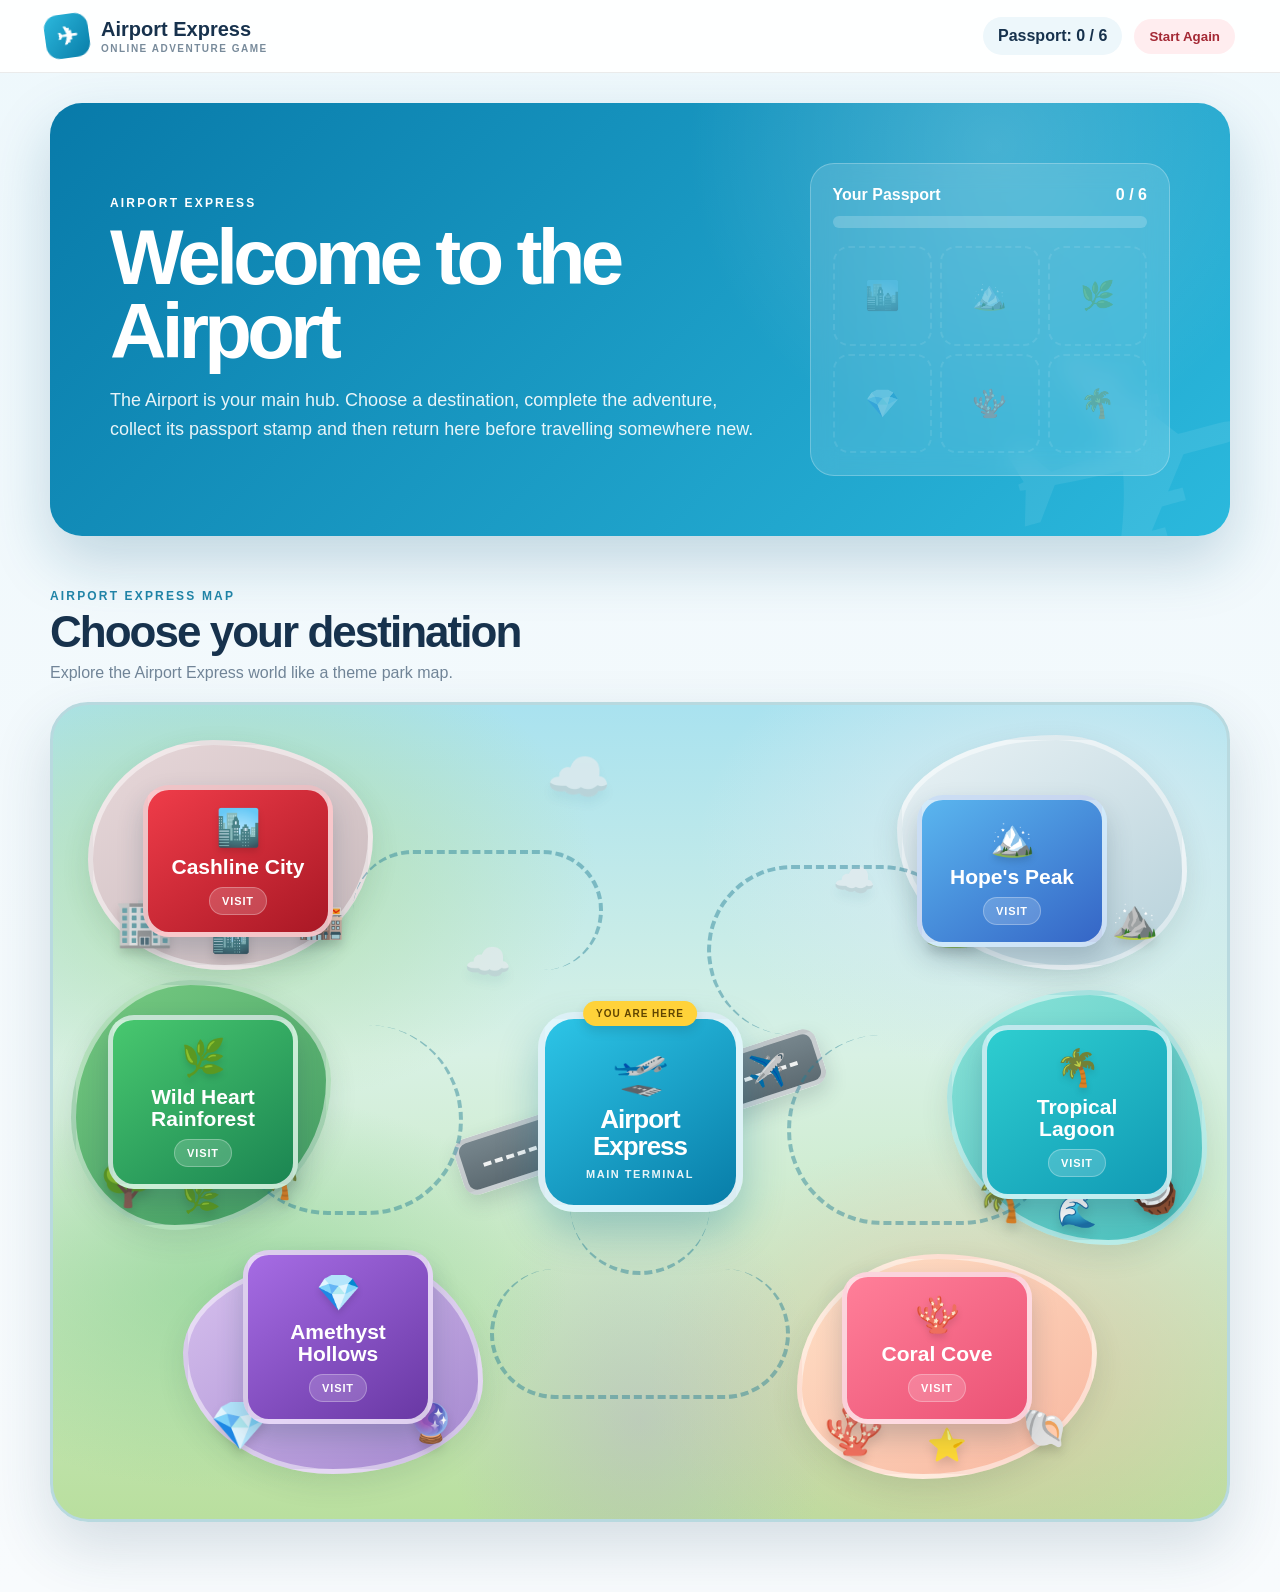
<file: index.html>
<!DOCTYPE html>
<html lang="en">

<head>
  <meta charset="UTF-8">
  <meta name="viewport" content="width=device-width, initial-scale=1.0">

  <title>Airport Express</title>

<link rel="stylesheet" href="styles.css?v=14">
</head>

<body>

<header class="topbar">

  <div class="brand">

    <div class="brand-plane">
      ✈
    </div>

    <div>
      Airport Express
      <small>ONLINE ADVENTURE GAME</small>
    </div>

  </div>

  <div class="top-actions">

    <div class="passport-counter">
      Passport:
      <span id="stampCount">
        0 / 6
      </span>
    </div>

    <button
      class="reset-button"
      onclick="resetGame()"
    >
      Start Again
    </button>

  </div>

</header>


<main class="page">


  <!-- =========================================
       AIRPORT HERO
  ========================================== -->

  <section class="airport-hero">

    <div class="airport-content">

      <div class="eyebrow">
        AIRPORT EXPRESS
      </div>

      <h1>
        Welcome to the Airport
      </h1>

      <p>
        The Airport is your main hub.
        Choose a destination, complete the adventure,
        collect its passport stamp and then return here
        before travelling somewhere new.
      </p>

    </div>


    <div class="passport-progress">

      <div class="progress-heading">

        <span>
          Your Passport
        </span>

        <strong id="stampCount2">
          0 / 6
        </strong>

      </div>


      <div class="progress-track">

        <div
          class="progress-fill"
          id="progressFill"
        ></div>

      </div>


      <div class="mini-stamps">

        <div
          class="mini-stamp"
          data-stamp="cashline"
        >
          🏙️
        </div>

        <div
          class="mini-stamp"
          data-stamp="hopes"
        >
          🏔️
        </div>

        <div
          class="mini-stamp"
          data-stamp="wildheart"
        >
          🌿
        </div>

        <div
          class="mini-stamp"
          data-stamp="amethyst"
        >
          💎
        </div>

        <div
          class="mini-stamp"
          data-stamp="coral"
        >
          🪸
        </div>

        <div
          class="mini-stamp"
          data-stamp="lagoon"
        >
          🌴
        </div>

      </div>

    </div>

  </section>



  <!-- =========================================
       DEPARTURE BOARD
  ========================================== -->

  <section class="hub-map-section">

  <div class="section-heading map-heading">

    <div>
      <span class="eyebrow dark">
        AIRPORT EXPRESS MAP
      </span>

      <h2>
        Choose your destination
      </h2>

      <p>
        Explore the Airport Express world like a theme park map.
      </p>
    </div>

  </div>


  <div class="theme-map">

    <!-- =========================================
     MAP SCENERY
========================================== -->

<div class="map-zone city-zone">
  <span class="zone-decoration">🏢</span>
  <span class="zone-decoration second">🏬</span>
  <span class="zone-decoration third">🏙️</span>
</div>


<div class="map-zone mountain-zone">
  <span class="zone-decoration">🏔️</span>
  <span class="zone-decoration second">⛰️</span>
</div>


<div class="map-zone rainforest-zone">
  <span class="zone-decoration">🌳</span>
  <span class="zone-decoration second">🌴</span>
  <span class="zone-decoration third">🌿</span>
</div>


<div class="map-zone amethyst-zone">
  <span class="zone-decoration">💎</span>
  <span class="zone-decoration second">🔮</span>
</div>


<div class="map-zone coral-zone">
  <span class="zone-decoration">🪸</span>
  <span class="zone-decoration second">🐚</span>
  <span class="zone-decoration third">⭐</span>
</div>


<div class="map-zone lagoon-zone">
  <span class="zone-decoration">🌴</span>
  <span class="zone-decoration second">🥥</span>
  <span class="zone-decoration third">🌊</span>
</div>


<!-- CLOUDS -->

<div class="map-cloud cloud-one">
  ☁️
</div>

<div class="map-cloud cloud-two">
  ☁️
</div>

<div class="map-cloud cloud-three">
  ☁️
</div>


<!-- AIRPORT RUNWAY -->

<div class="airport-runway">

  <div class="runway-line"></div>

  <span class="runway-plane">
    ✈️
  </span>

</div>


    <div class="map-path path-1"></div>
    <div class="map-path path-2"></div>
    <div class="map-path path-3"></div>
    <div class="map-path path-4"></div>
    <div class="map-path path-5"></div>
    <div class="map-path path-6"></div>


    <!-- AIRPORT HUB -->

   <div class="map-hub">

  <div class="you-are-here">
    YOU ARE HERE
  </div>

  <div class="map-terminal">

    <div class="map-hub-icon">
      🛫
    </div>

    <div class="map-hub-label">
      Airport Express
    </div>

    <div class="map-hub-sub">
      Main Terminal
    </div>

  </div>

</div>


    <!-- CASHLINE CITY -->

    <a
      href="locations/cashline-city.html"
      class="map-stop cashline-stop"
      data-destination="cashline"
    >
      <div class="map-stop-icon">🏙️</div>
      <div class="map-stop-name">Cashline City</div>
      <div class="map-stop-tag">Visit</div>
    </a>


    <!-- HOPE'S PEAK -->

    <a
      href="locations/hopes-peak.html"
      class="map-stop hopes-stop"
      data-destination="hopes"
    >
      <div class="map-stop-icon">🏔️</div>
      <div class="map-stop-name">Hope's Peak</div>
      <div class="map-stop-tag">Visit</div>
    </a>


    <!-- WILD HEART -->

    <a
      href="locations/wild-heart-rainforest.html"
      class="map-stop wildheart-stop"
      data-destination="wildheart"
    >
      <div class="map-stop-icon">🌿</div>
      <div class="map-stop-name">Wild Heart Rainforest</div>
      <div class="map-stop-tag">Visit</div>
    </a>


    <!-- AMETHYST HOLLOWS -->

    <a
      href="locations/amethyst-hollows.html"
      class="map-stop amethyst-stop"
      data-destination="amethyst"
    >
      <div class="map-stop-icon">💎</div>
      <div class="map-stop-name">Amethyst Hollows</div>
      <div class="map-stop-tag">Visit</div>
    </a>


    <!-- CORAL COVE -->

    <a
      href="locations/coral-cove.html"
      class="map-stop coral-stop"
      data-destination="coral"
    >
      <div class="map-stop-icon">🪸</div>
      <div class="map-stop-name">Coral Cove</div>
      <div class="map-stop-tag">Visit</div>
    </a>


    <!-- TROPICAL LAGOON -->

    <a
      href="locations/tropical-lagoon.html"
      class="map-stop lagoon-stop"
      data-destination="lagoon"
    >
      <div class="map-stop-icon">🌴</div>
      <div class="map-stop-name">Tropical Lagoon</div>
      <div class="map-stop-tag">Visit</div>
    </a>

  </div>

</section>


</main>


<script src="game.js?v=8"></script>

<script>
  loadAirport();
</script>

</body>
</html>
</file>
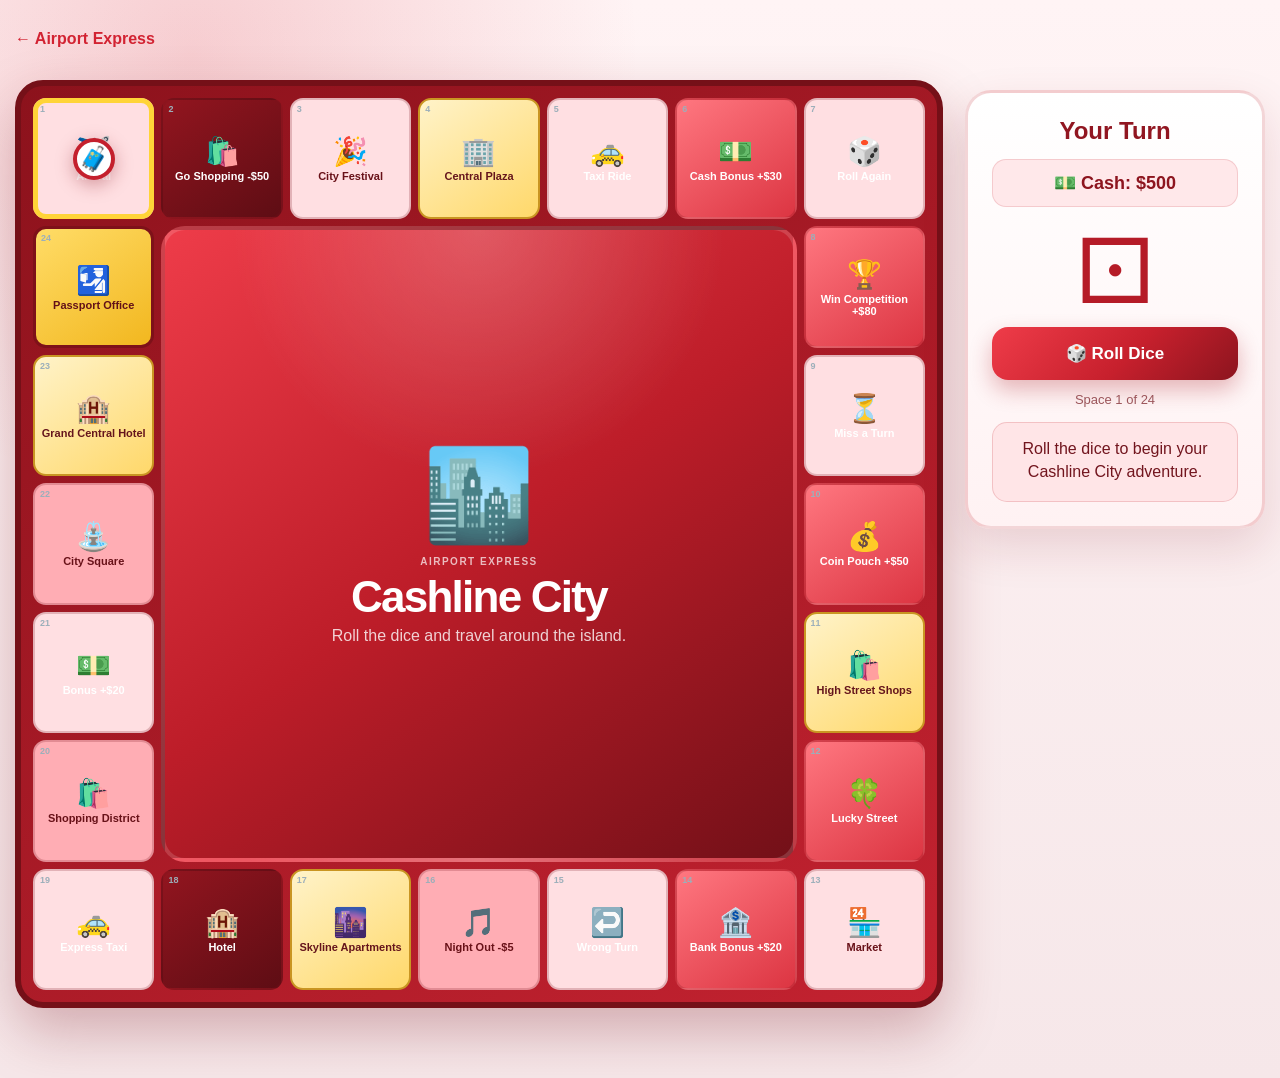
<file: locations/cashline-city.html>
<!DOCTYPE html>

<html lang="en">

<head>

<meta charset="UTF-8">

<meta
  name="viewport"
  content="width=device-width, initial-scale=1.0"
>

<title>
Cashline City | Airport Express
</title>

<link
  rel="stylesheet"
href="../styles.css?v=13"
>

</head>


<body class="board-page cashline-theme">


<main class="board-shell">


<!-- =====================================================
     HEADER
====================================================== -->

<header class="board-header">

  <a
    href="../index.html"
    class="board-back"
  >
    ← Airport Express
  </a>

</header>



<!-- =====================================================
     GAME
====================================================== -->

<div class="board-game-layout">


<!-- BOARD -->

<div
  class="island-board"
  id="islandBoard"
></div>



<!-- DICE -->

<aside class="dice-panel">


<h2>
Your Turn
</h2>


<div
  class="dice-face"
  id="diceFace"
>
⚀
</div>


<button
  type="button"
  class="roll-dice"
  id="rollDice"
>
🎲 Roll Dice
</button>


<div
  class="position-text"
  id="positionText"
>
Space 1 of 24
</div>


<div
  class="board-message"
  id="boardMessage"
>
Roll the dice to begin your Cashline City adventure.
</div>


<a
  href="../index.html"
  class="board-return"
  id="returnAirport"
>
✈ Return to Airport
</a>


</aside>


</div>


</main>



<script src="../game.js?v=11"></script>


<script>

/* =====================================================
   CASHLINE CITY BOARD
====================================================== */

loadIslandBoard({

  id:
    "cashline",

  name:
    "Cashline City",

  icon:
    "🏙️",

  marker:
    "🧳",


  spaces: [


    /* 1 */

    {

      label:
        "Arrival",

      icon:
        "✈️",

      type:
        "start",

      message:
        "Welcome to Cashline City!"

    },


    /* 2 */

    {

  label:
    "Go Shopping -$50",

  icon:
    "🛍️",

  type:
    "bad",

  message:
    "A shopping spree has emptied your wallet.",

  effect: {

    money:
      -50

  }

},


    /* 3 */

    {

      label:
        "City Festival",

      icon:
        "🎉",

      type:
        "event",

      message:
        "You have arrived during the Cashline City Festival!"

    },


    /* 4 */

    {

  label:
    "Central Plaza",

  icon:
    "🏢",

  type:
    "property",

  message:
    "Central Plaza is available to purchase.",

  property: {

    id:
      "central-plaza",

    price:
      60,

    rent:
      15

  }

},


    /* 5 */

    {

      label:
        "Taxi Ride",

      icon:
        "🚕",

      type:
        "travel",

      message:
        "The taxi takes you forward two spaces.",

      effect: {

        move:
          2

      }

    },


    /* 6 */

    {

  label:
    "Cash Bonus +$30",

  icon:
    "💵",

  type:
    "good",

  effect: {

    money:
      30

  }

},


    /* 7 */

    {

      label:
        "Roll Again",

      icon:
        "🎲",

      type:
        "good",

      message:
        "Lucky! Roll the dice again."

    },


    /* 8 */

    {

      label:
        "Win Competition +$80",

      icon:
        "🏆",

      type:
        "good",

      message:
        "You won the city competition!",
      
        effect: {

  money:
    80

}

    },


    /* 9 */

    {

      label:
        "Miss a Turn",

      icon:
        "⏳",

      type:
        "bad",

      message:
        "You're delayed in the city.",

      effect: {

        skip:
          true

      }

    },


    /* 10 */

    {

      label:
        "Coin Pouch +$50",

      icon:
        "💰",

      type:
        "good",
      effect: {

  money:
    50

}

    },


    /* 11 */

    {

  label:
    "High Street Shops",

  icon:
    "🛍️",

  type:
    "property",

  message:
    "High Street Shops are available to purchase.",

  property: {

    id:
      "high-street-shops",

    price:
      80,

    rent:
      20

  }

},


    /* 12 */

    {

      label:
        "Lucky Street",

      icon:
        "🍀",

      type:
        "good"

    },


    /* 13 */

    {

      label:
        "Market",

      icon:
        "🏪",

      type:
        "event"

    },


    /* 14 */

    {

      label:
        "Bank Bonus +$20",

      icon:
        "🏦",

      type:
        "good",
      effect: {

  money:
    20

}

    },


    /* 15 */

    {

      label:
        "Wrong Turn",

      icon:
        "↩️",

      type:
        "bad",

      message:
        "Move backwards two spaces.",

      effect: {

        move:
          -2

      }

    },


    /* 16 */

    {

      label:
        "Night Out -$5",

      icon:
        "🎵",

      type:
        "event",
      effect: {

  money:
    -5

}

    },


    /* 17 */

   {

  label:
    "Skyline Apartments",

  icon:
    "🌆",

  type:
    "property",

  message:
    "Skyline Apartments are available to purchase.",

  property: {

    id:
      "skyline-apartments",

    price:
      100,

    rent:
      25

  }

},


    /* 18 */

    {

      label:
        "Hotel",

      icon:
        "🏨",

      type:
        "bad",

      message:
        "Stay the night. Miss your next turn.",

      effect: {

        skip:
          true

      }

    },


    /* 19 */

    {

      label:
        "Express Taxi",

      icon:
        "🚕",

      type:
        "travel",

      message:
        "Express taxi! Move forward two spaces.",

      effect: {

        move:
          2

      }

    },


    /* 20 */

    {

      label:
        "Shopping District",

      icon:
        "🛍️",

      type:
        "event"

    },


    /* 21 */

    {

      label:
        "Bonus +$20",

      icon:
        "💵",

      type:
        "good",
      effect: {

  money:
    20

}

    },


    /* 22 */

    {

      label:
        "City Square",

      icon:
        "⛲",

      type:
        "event"

    },


    /* 23 */

{

  label:
    "Grand Central Hotel",

  icon:
    "🏨",

  type:
    "property",

  message:
    "Grand Central Hotel is available to purchase.",

  property: {

    id:
      "grand-central-hotel",

    price:
      120,

    rent:
      30

  }

},


    /* 24 */

    {

      label:
        "Passport Office",

      icon:
        "🛂",

      type:
        "finish",

      message:
        "Cashline City complete!"

    }


  ]

});

</script>


</body>

</html>
</file>
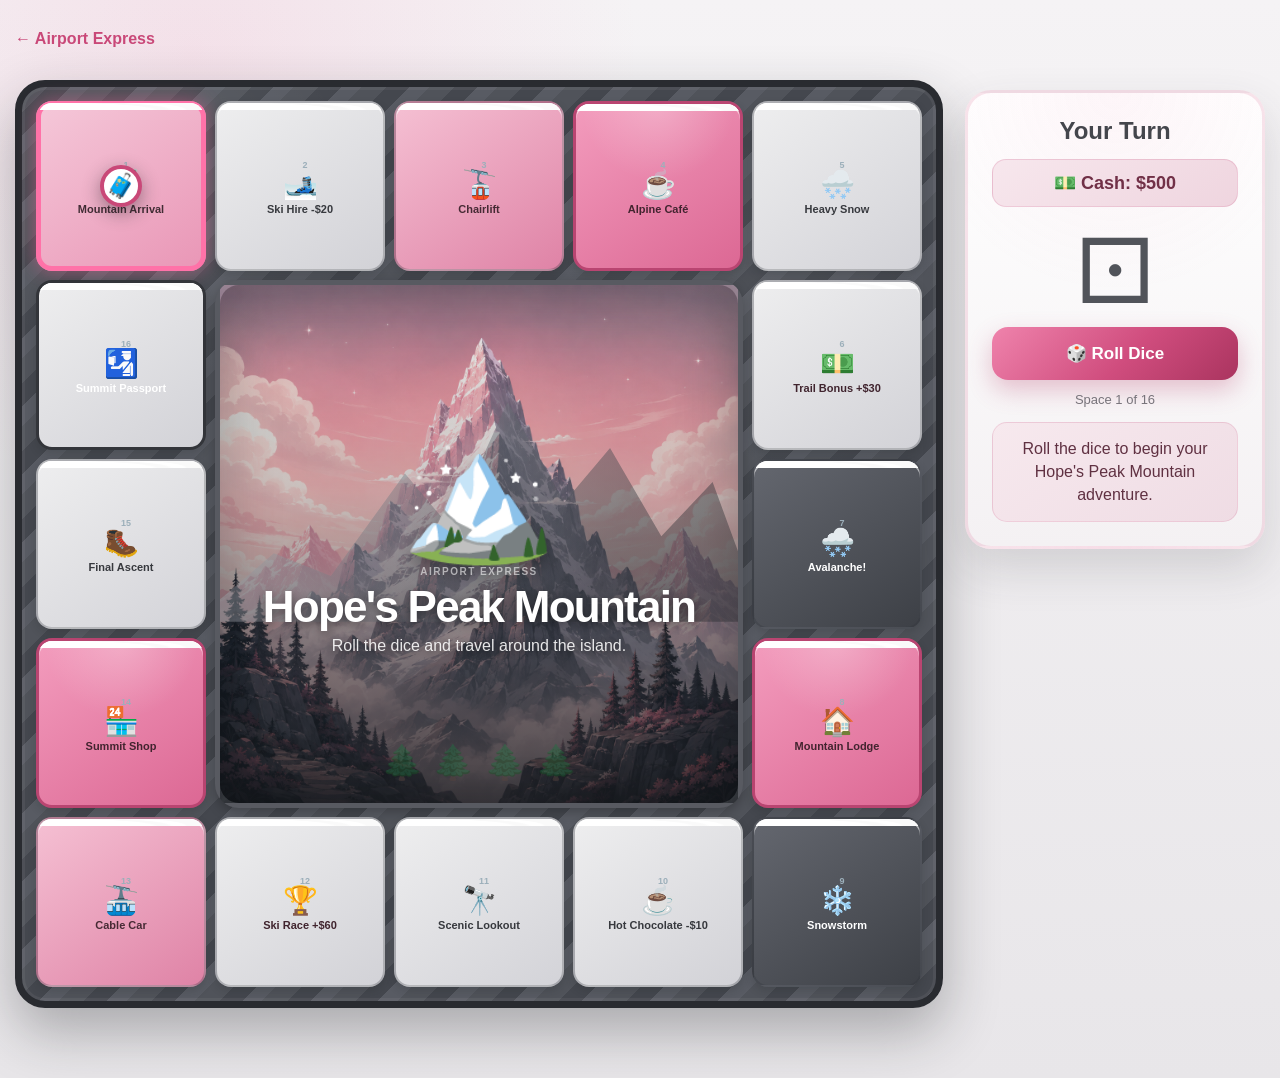
<file: locations/hopes-peak.html>
<!DOCTYPE html>

<html lang="en">

<head>

<meta charset="UTF-8">

<meta
  name="viewport"
  content="width=device-width, initial-scale=1.0"
>

<title>
Hope's Peak Mountain | Airport Express
</title>

<link
  rel="stylesheet"
  href="../styles.css?v=14"
>

</head>


<body class="board-page hopes-theme">


<main class="board-shell">


<!-- =====================================================
     HEADER
====================================================== -->

<header class="board-header">

  <a
    href="../index.html"
    class="board-back"
  >
    ← Airport Express
  </a>

</header>



<!-- =====================================================
     GAME
====================================================== -->

<div class="board-game-layout">


<!-- BOARD -->

<div
  class="island-board"
  id="islandBoard"
></div>



<!-- DICE -->

<aside class="dice-panel">


<h2>
Your Turn
</h2>


<div
  class="dice-face"
  id="diceFace"
>
⚀
</div>


<button
  type="button"
  class="roll-dice"
  id="rollDice"
>
🎲 Roll Dice
</button>


<div
  class="position-text"
  id="positionText"
>
Space 1 of 16
</div>


<div
  class="board-message"
  id="boardMessage"
>
Roll the dice to begin your Hope's Peak Mountain adventure.
</div>


<a
  href="../index.html"
  class="board-return"
  id="returnAirport"
>
✈ Return to Airport
</a>


</aside>


</div>


</main>



<script src="../game.js?v=12"></script>


<script>

/* =====================================================
   HOPE'S PEAK MOUNTAIN BOARD
====================================================== */

loadIslandBoard({

  id:
    "hopes",

  name:
    "Hope's Peak Mountain",

  icon:
    "🏔️",

  marker:
    "🧳",

  boardSize:
    5,


  spaces: [


    /* 1 */

    {

      label:
        "Mountain Arrival",

      icon:
        "✈️",

      type:
        "start",

      message:
        "Welcome to Hope's Peak Mountain!"

    },


    /* 2 */

    {

      label:
        "Ski Hire -$20",

      icon:
        "🎿",

      type:
        "event",

      message:
        "You hire your mountain equipment.",

      effect: {

        money:
          -20

      }

    },


    /* 3 */

    {

      label:
        "Chairlift",

      icon:
        "🚡",

      type:
        "travel",

      message:
        "The chairlift takes you two spaces higher.",

      effect: {

        move:
          2

      }

    },


    /* 4 */

    {

      label:
        "Alpine Café",

      icon:
        "☕",

      type:
        "property",

      message:
        "The Alpine Café is available to purchase.",

      property: {

        id:
          "alpine-cafe",

        price:
          70,

        rent:
          15

      }

    },


    /* 5 */

    {

      label:
        "Heavy Snow",

      icon:
        "🌨️",

      type:
        "event",

      message:
        "Heavy snow is falling across the mountain."

    },


    /* 6 */

    {

      label:
        "Trail Bonus +$30",

      icon:
        "💵",

      type:
        "good",

      message:
        "You completed a mountain trail challenge.",

      effect: {

        money:
          30

      }

    },


    /* 7 */

    {

      label:
        "Avalanche!",

      icon:
        "🌨️",

      type:
        "bad",

      message:
        "An avalanche blocks the path. Move back two spaces.",

      effect: {

        move:
          -2

      }

    },


    /* 8 */

    {

      label:
        "Mountain Lodge",

      icon:
        "🏠",

      type:
        "property",

      message:
        "The Mountain Lodge is available to purchase.",

      property: {

        id:
          "mountain-lodge",

        price:
          90,

        rent:
          20

      }

    },


    /* 9 */

    {

      label:
        "Snowstorm",

      icon:
        "❄️",

      type:
        "bad",

      message:
        "The snowstorm stops you travelling. Miss your next turn.",

      effect: {

        skip:
          true

      }

    },


    /* 10 */

    {

      label:
        "Hot Chocolate -$10",

      icon:
        "☕",

      type:
        "event",

      message:
        "Warm up with a hot chocolate.",

      effect: {

        money:
          -10

      }

    },


    /* 11 */

    {

      label:
        "Scenic Lookout",

      icon:
        "🔭",

      type:
        "event",

      message:
        "Take in the incredible mountain view."

    },


    /* 12 */

    {

      label:
        "Ski Race +$60",

      icon:
        "🏆",

      type:
        "good",

      message:
        "You win the Hope's Peak ski race!",

      effect: {

        money:
          60

      }

    },


    /* 13 */

    {

      label:
        "Cable Car",

      icon:
        "🚠",

      type:
        "travel",

      message:
        "The cable car carries you two spaces towards the summit.",

      effect: {

        move:
          2

      }

    },


    /* 14 */

    {

      label:
        "Summit Shop",

      icon:
        "🏪",

      type:
        "property",

      message:
        "The Summit Shop is available to purchase.",

      property: {

        id:
          "summit-shop",

        price:
          110,

        rent:
          25

      }

    },


    /* 15 */

    {

      label:
        "Final Ascent",

      icon:
        "🥾",

      type:
        "event",

      message:
        "One final climb before reaching the summit!"

    },


    /* 16 */

    {

      label:
        "Summit Passport",

      icon:
        "🛂",

      type:
        "finish",

      message:
        "Hope's Peak Mountain complete!"

    }


  ]

});

</script>


</body>

</html>
</file>
<file: styles.css>
/* ================================================
   AIRPORT EXPRESS
================================================ */

* {
  box-sizing: border-box;
}

html {
  scroll-behavior: smooth;
}

body {
  margin: 0;

  font-family:
    Arial,
    Helvetica,
    sans-serif;

  background:
    linear-gradient(
      180deg,
      #eef8fc 0%,
      #f8fbfd 100%
    );

  color:
    #17324d;

  min-height:
    100vh;
}

a {
  text-decoration: none;
  color: inherit;
}



/* ================================================
   TOP BAR
================================================ */

.topbar {

  position:
    sticky;

  top:
    0;

  z-index:
    100;

  display:
    flex;

  justify-content:
    space-between;

  align-items:
    center;

  gap:
    20px;

  padding:
    14px
    clamp(16px, 4vw, 45px);

  background:
    rgba(255,255,255,.94);

  backdrop-filter:
    blur(12px);

  border-bottom:
    1px solid
    rgba(0,0,0,.08);

}


.brand {

  display:
    flex;

  align-items:
    center;

  gap:
    12px;

  font-size:
    20px;

  font-weight:
    900;

}


.brand small {

  display:
    block;

  margin-top:
    2px;

  font-size:
    10px;

  letter-spacing:
    .15em;

  color:
    #788b9b;

}


.brand-plane {

  width:
    44px;

  height:
    44px;

  display:
    grid;

  place-items:
    center;

  border-radius:
    14px;

  background:
    linear-gradient(
      135deg,
      #2cb8dd,
      #087da8
    );

  color:
    white;

  font-size:
    25px;

  transform:
    rotate(-8deg);

}


.top-actions {

  display:
    flex;

  align-items:
    center;

  gap:
    12px;

}


.passport-counter {

  padding:
    10px
    15px;

  border-radius:
    999px;

  background:
    #edf7fb;

  font-weight:
    800;

}


.reset-button {

  border:
    none;

  padding:
    10px
    15px;

  border-radius:
    999px;

  background:
    #ffedef;

  color:
    #a42935;

  font-weight:
    800;

  cursor:
    pointer;

}



/* ================================================
   MAIN PAGE
================================================ */

.page {

  width:
    min(
      1180px,
      calc(100% - 28px)
    );

  margin:
    30px auto 70px;

}



/* ================================================
   AIRPORT HERO
================================================ */

.airport-hero {

  position:
    relative;

  overflow:
    hidden;

  display:
    grid;

  grid-template-columns:
    1.3fr
    .7fr;

  gap:
    30px;

  align-items:
    center;

  min-height:
    340px;

  padding:
    clamp(
      28px,
      5vw,
      60px
    );

  border-radius:
    32px;

  color:
    white;

  background:

    radial-gradient(
      circle at 80% 10%,
      rgba(255,255,255,.18),
      transparent 30%
    ),

    linear-gradient(
      135deg,
      #087aa9,
      #2bb9dd
    );

  box-shadow:
    0 25px 60px
    rgba(12,92,127,.22);

}


.airport-hero::after {

  content:
    "✈";

  position:
    absolute;

  right:
    -40px;

  bottom:
    -120px;

  font-size:
    330px;

  color:
    rgba(255,255,255,.08);

  transform:
    rotate(-15deg);

}


.airport-content {

  position:
    relative;

  z-index:
    2;

}


.eyebrow {

  font-size:
    12px;

  font-weight:
    900;

  letter-spacing:
    .18em;

  margin-bottom:
    10px;

}


.eyebrow.dark {

  color:
    #2185a8;

}


.airport-content h1 {

  margin:
    0 0 18px;

  font-size:
    clamp(
      42px,
      7vw,
      78px
    );

  line-height:
    .95;

  letter-spacing:
    -.06em;

}


.airport-content p {

  max-width:
    650px;

  margin:
    0;

  font-size:
    18px;

  line-height:
    1.6;

  color:
    rgba(255,255,255,.9);

}



/* ================================================
   PASSPORT PROGRESS
================================================ */

.passport-progress {

  position:
    relative;

  z-index:
    2;

  padding:
    22px;

  border:
    1px solid
    rgba(255,255,255,.25);

  border-radius:
    24px;

  background:
    rgba(255,255,255,.13);

  backdrop-filter:
    blur(12px);

}


.progress-heading {

  display:
    flex;

  justify-content:
    space-between;

  margin-bottom:
    12px;

  font-weight:
    800;

}


.progress-track {

  width:
    100%;

  height:
    12px;

  overflow:
    hidden;

  border-radius:
    999px;

  background:
    rgba(255,255,255,.2);

}


.progress-fill {

  height:
    100%;

  width:
    0;

  border-radius:
    999px;

  background:
    linear-gradient(
      90deg,
      #ffd350,
      #fff1a2
    );

  transition:
    width .4s ease;

}


.mini-stamps {

  display:
    grid;

  grid-template-columns:
    repeat(3,1fr);

  gap:
    8px;

  margin-top:
    18px;

}


.mini-stamp {

  aspect-ratio:
    1;

  display:
    grid;

  place-items:
    center;

  border:
    2px dashed
    rgba(255,255,255,.3);

  border-radius:
    16px;

  font-size:
    28px;

  opacity:
    .3;

}


.mini-stamp.earned {

  opacity:
    1;

  border-style:
    solid;

  background:
    rgba(255,255,255,.15);

}



/* ================================================
   SECTION HEADINGS
================================================ */

.section-heading {

  margin-bottom:
    20px;

}


.section-heading h2 {

  margin:
    3px 0 7px;

  font-size:
    clamp(
      30px,
      5vw,
      44px
    );

  letter-spacing:
    -.045em;

}


.section-heading p {

  margin:
    0;

  color:
    #718598;

}



/* ================================================
   LEGACY DESTINATION GRID
================================================ */

.destination-section {

  margin-top:
    50px;

}


.destination-grid {

  display:
    grid;

  grid-template-columns:
    repeat(3,1fr);

  gap:
    18px;

}


.destination {

  position:
    relative;

  min-height:
    260px;

  overflow:
    hidden;

  padding:
    22px;

  border-radius:
    26px;

  color:
    white;

  box-shadow:
    0 18px 38px
    rgba(29,66,91,.13);

  transition:
    transform .25s ease,
    box-shadow .25s ease;

}


.destination:hover {

  transform:
    translateY(-6px);

  box-shadow:
    0 25px 45px
    rgba(29,66,91,.2);

}


.destination::after {

  content:
    "";

  position:
    absolute;

  width:
    230px;

  height:
    230px;

  border-radius:
    50%;

  right:
    -70px;

  bottom:
    -100px;

  background:
    rgba(255,255,255,.11);

}


.destination-icon {

  position:
    absolute;

  top:
    20px;

  left:
    20px;

  font-size:
    40px;

}


.destination-status {

  position:
    absolute;

  top:
    20px;

  right:
    20px;

  padding:
    8px 11px;

  border:
    1px solid
    rgba(255,255,255,.26);

  border-radius:
    999px;

  background:
    rgba(255,255,255,.15);

  font-size:
    11px;

  font-weight:
    900;

}


.destination-content {

  position:
    relative;

  z-index:
    2;

  margin-top:
    95px;

}


.destination h3 {

  margin:
    0 0 8px;

  font-size:
    27px;

  letter-spacing:
    -.04em;

}


.destination p {

  margin:
    0 0 18px;

  max-width:
    90%;

  color:
    rgba(255,255,255,.88);

  line-height:
    1.45;

}


.travel-button {

  display:
    inline-block;

  font-size:
    13px;

  font-weight:
    900;

  text-transform:
    uppercase;

  letter-spacing:
    .08em;

}


.cashline {

  background:
    linear-gradient(
      145deg,
      #ef3c49,
      #a91825
    );

}


.hopes {

  background:
    linear-gradient(
      145deg,
      #48aee1,
      #3257b6
    );

}


.wildheart {

  background:
    linear-gradient(
      145deg,
      #43bf73,
      #16714c
    );

}


.amethyst {

  background:
    linear-gradient(
      145deg,
      #a061df,
      #58348c
    );

}


.coral {

  background:
    linear-gradient(
      145deg,
      #ff8791,
      #d94368
    );

}


.lagoon {

  background:
    linear-gradient(
      145deg,
      #2bc8c3,
      #0989a7
    );

}



/* ================================================
   PASSPORT SECTION
================================================ */

.passport-section {

  margin-top:
    30px;

  padding:
    30px;

  border:
    1px solid
    #dce8ef;

  border-radius:
    28px;

  background:
    white;

  box-shadow:
    0 18px 45px
    rgba(30,66,91,.09);

}


.passport-section h2 {

  margin:
    4px 0 5px;

  font-size:
    36px;

}


.passport-section > p {

  margin:
    0 0 24px;

  color:
    #718598;

}


.passport-grid {

  display:
    grid;

  grid-template-columns:
    repeat(6,1fr);

  gap:
    12px;

}


.passport-stamp {

  min-height:
    135px;

  display:
    flex;

  flex-direction:
    column;

  align-items:
    center;

  justify-content:
    center;

  gap:
    10px;

  padding:
    12px;

  text-align:
    center;

  border:
    2px dashed
    #ccdce6;

  border-radius:
    20px;

  color:
    #9badb8;

  background:
    #fbfdfe;

}


.passport-stamp .stamp-icon {

  font-size:
    38px;

  filter:
    grayscale(1);

  opacity:
    .3;

}


.passport-stamp strong {

  font-size:
    12px;

}


.passport-stamp.earned {

  border-style:
    solid;

  color:
    #17324d;

  background:
    #f1faf6;

}


.passport-stamp.earned .stamp-icon {

  filter:
    none;

  opacity:
    1;

}


.final-message {

  margin-top:
    20px;

  padding:
    16px;

  border-radius:
    16px;

  background:
    #edf7fb;

  color:
    #527083;

  text-align:
    center;

  font-weight:
    700;

}



/* ================================================
   LEGACY ISLAND PAGE
================================================ */

.island-page {

  background:
    #eff7fb;

}


.island-hero {

  min-height:
    390px;

  padding:
    35px;

  display:
    flex;

  align-items:
    flex-end;

  color:
    white;

  border-radius:
    0 0 36px 36px;

}


.island-inner {

  width:
    min(
      1000px,
      100%
    );

  margin:
    auto;

}


.back-airport {

  display:
    inline-block;

  margin-bottom:
    80px;

  color:
    white;

  font-weight:
    800;

}


.island-hero h1 {

  margin:
    5px 0 12px;

  font-size:
    clamp(
      45px,
      8vw,
      85px
    );

  line-height:
    .95;

  letter-spacing:
    -.06em;

}


.island-hero p {

  max-width:
    650px;

  margin:
    0;

  color:
    rgba(255,255,255,.9);

  font-size:
    17px;

  line-height:
    1.6;

}


.island-main {

  width:
    min(
      1000px,
      calc(100% - 28px)
    );

  margin:
    30px auto 70px;

}


.mission-layout {

  display:
    grid;

  grid-template-columns:
    1.4fr
    .6fr;

  gap:
    20px;

}


.game-card {

  padding:
    26px;

  border:
    1px solid
    #dce8ef;

  border-radius:
    26px;

  background:
    white;

  box-shadow:
    0 15px 35px
    rgba(26,65,90,.09);

}


.game-card h2 {

  margin:
    0 0 8px;

  font-size:
    30px;

}


.game-card > p {

  margin:
    0;

  color:
    #718598;

  line-height:
    1.6;

}


.task-list {

  display:
    grid;

  gap:
    12px;

  margin-top:
    22px;

}


.task {

  display:
    flex;

  align-items:
    center;

  gap:
    14px;

  padding:
    16px;

  border:
    1px solid
    #dce8ef;

  border-radius:
    18px;

  background:
    #fbfdfe;

}


.task-number {

  flex:
    0 0 auto;

  width:
    44px;

  height:
    44px;

  display:
    grid;

  place-items:
    center;

  border-radius:
    14px;

  background:
    #eaf6fb;

  color:
    #137fa8;

  font-weight:
    900;

}


.task-text {

  flex:
    1;

}


.task-text strong {

  display:
    block;

  margin-bottom:
    4px;

}


.task-text span {

  color:
    #718598;

  font-size:
    14px;

}


.task button {

  border:
    none;

  border-radius:
    12px;

  padding:
    10px 13px;

  background:
    #edf3f6;

  color:
    #506b7c;

  font-weight:
    800;

  cursor:
    pointer;

}


.task.done {

  background:
    #eefaf3;

  border-color:
    #bfe4cd;

}


.task.done button {

  background:
    #d8f3e3;

  color:
    #1b7842;

}


.big-stamp {

  text-align:
    center;

  font-size:
    85px;

  margin:
    10px 0;

}


.stamp-card-title {

  text-align:
    center;

  font-size:
    22px;

}


.stamp-card-copy {

  text-align:
    center;

  color:
    #718598;

  line-height:
    1.5;

}


.claim-button {

  width:
    100%;

  padding:
    15px;

  border:
    none;

  border-radius:
    16px;

  background:
    linear-gradient(
      135deg,
      #ffd24e,
      #ffe986
    );

  color:
    #5c4710;

  font-weight:
    900;

  cursor:
    pointer;

}


.claim-button:disabled {

  opacity:
    .4;

  cursor:
    not-allowed;

}


.status-message {

  margin-top:
    12px;

  padding:
    13px;

  border-radius:
    14px;

  background:
    #f1f5f7;

  color:
    #6f8390;

  font-size:
    14px;

  line-height:
    1.5;

}


.status-message.success {

  background:
    #e6f8ed;

  color:
    #207340;

}


.return-button {

  display:
    block;

  margin-top:
    12px;

  padding:
    14px;

  border-radius:
    15px;

  background:
    #0c88b7;

  color:
    white;

  text-align:
    center;

  font-weight:
    900;

}



/* ================================================
   GENERAL RESPONSIVE
================================================ */

@media (max-width: 900px) {

  .airport-hero {

    grid-template-columns:
      1fr;

  }


  .destination-grid {

    grid-template-columns:
      repeat(2,1fr);

  }


  .passport-grid {

    grid-template-columns:
      repeat(3,1fr);

  }


  .mission-layout {

    grid-template-columns:
      1fr;

  }

}


@media (max-width: 600px) {

  .topbar {

    align-items:
      flex-start;

  }


  .passport-counter {

    display:
      none;

  }


  .destination-grid {

    grid-template-columns:
      1fr;

  }


  .passport-grid {

    grid-template-columns:
      repeat(2,1fr);

  }


  .airport-content h1 {

    font-size:
      44px;

  }

}



/* =========================================================
   AIRPORT EXPRESS
   ISLAND BOARD
========================================================= */

.board-page {

  background:
    #edf7fb;

}


.board-shell {

  width:
    min(
      1250px,
      calc(100% - 28px)
    );

  margin:
    30px auto 70px;

}


.board-header {

  margin-bottom:
    20px;

}


.board-back {

  display:
    inline-block;

  margin-bottom:
    12px;

  color:
    #197fa5;

  font-weight:
    800;

}


.board-header h1 {

  margin:
    0;

  font-size:
    clamp(
      38px,
      6vw,
      66px
    );

  letter-spacing:
    -.05em;

}


.board-header p {

  margin:
    8px 0 0;

  color:
    #6d8292;

}



/* =========================================================
   BOARD GAME LAYOUT
========================================================= */

.board-game-layout {

  display:
    grid;

  grid-template-columns:
    minmax(0,1fr)
    300px;

  gap:
    22px;

  align-items:
    start;

}



/* =========================================================
   BOARD
========================================================= */

.island-board {

  position:
    relative;

  display:
    grid;

  grid-template-columns:
    repeat(7,1fr);

  grid-template-rows:
    repeat(7,1fr);

  gap:
    7px;

  aspect-ratio:
    1;

  padding:
    12px;

  background:
    white;

  border:
    1px solid
    #dce8ef;

  border-radius:
    28px;

  box-shadow:
    0 18px 45px
    rgba(25,66,91,.12);

}



/* =========================================================
   BOARD SPACES
========================================================= */

.board-space {

  position:
    relative;

  min-width:
    0;

  display:
    flex;

  flex-direction:
    column;

  align-items:
    center;

  justify-content:
    center;

  text-align:
    center;

  gap:
    2px;

  padding:
    5px;

  border:
    1px solid
    #d8e4eb;

  border-radius:
    13px;

  background:
    #f9fcfd;

  overflow:
    hidden;

}


.space-number {

  position:
    absolute;

  top:
    4px;

  left:
    5px;

  font-size:
    9px;

  color:
    #9cafba;

  font-weight:
    800;

}


.space-icon {

  font-size:
    clamp(
      15px,
      2.5vw,
      28px
    );

}


.space-label {

  font-size:
    clamp(
      7px,
      1vw,
      11px
    );

  font-weight:
    800;

  line-height:
    1.1;

}



/* =========================================================
   SPACE TYPES
========================================================= */

.space-start {

  background:
    #dff5ff;

}


.space-good {

  background:
    #e5f8e9;

}


.space-bad {

  background:
    #ffe3e5;

}


.space-event {

  background:
    #fff2c7;

}


.space-travel {

  background:
    #e8f2ff;

}


.space-finish {

  background:
    #e8dcff;

  border:
    2px solid
    #7d54c8;

}



/* =========================================================
   CURRENT POSITION
========================================================= */

.current-space {

  outline:
    3px solid
    #22a5d1;

  outline-offset:
    -3px;

}



/* =========================================================
   BOARD CENTRE
========================================================= */

.board-centre {

  grid-column:
    2 / 7;

  grid-row:
    2 / 7;

  display:
    flex;

  flex-direction:
    column;

  align-items:
    center;

  justify-content:
    center;

  text-align:
    center;

  padding:
    20px;

  border-radius:
    24px;

  background:

    radial-gradient(
      circle at top,
      rgba(255,255,255,.18),
      transparent 40%
    ),

    linear-gradient(
      145deg,
      #7e57d8,
      #5132a5
    );

  color:
    white;

}


.centre-icon {

  font-size:
    clamp(
      45px,
      7vw,
      90px
    );

}


.centre-small {

  margin-top:
    8px;

  font-size:
    10px;

  letter-spacing:
    .15em;

  font-weight:
    900;

  opacity:
    .7;

}


.board-centre h2 {

  margin:
    5px 0;

  font-size:
    clamp(
      22px,
      4vw,
      44px
    );

  letter-spacing:
    -.04em;

}


.board-centre p {

  margin:
    0;

  color:
    rgba(255,255,255,.8);

}



/* =========================================================
   PLAYER MARKER
========================================================= */

.player-marker {

  z-index:
    20;

  align-self:
    center;

  justify-self:
    center;

  display:
    grid;

  place-items:
    center;

  width:
    42px;

  height:
    42px;

  border-radius:
    50%;

  background:
    white;

  box-shadow:
    0 5px 15px
    rgba(0,0,0,.3);

  font-size:
    24px;

  pointer-events:
    none;

  transition:
    .25s ease;

}



/* =========================================================
   DICE PANEL
========================================================= */

.dice-panel {

  position:
    sticky;

  top:
    90px;

  padding:
    24px;

  border:
    1px solid
    #dce8ef;

  border-radius:
    26px;

  background:
    white;

  text-align:
    center;

  box-shadow:
    0 18px 40px
    rgba(27,65,90,.1);

}


.dice-panel h2 {

  margin:
    0 0 5px;

}


.dice-face {

  margin:
    20px 0 10px;

  font-size:
    90px;

  line-height:
    1;

  color:
    #17324d;

}


.roll-dice {

  width:
    100%;

  border:
    none;

  border-radius:
    16px;

  padding:
    16px;

  background:
    linear-gradient(
      135deg,
      #20a9d3,
      #087da7
    );

  color:
    white;

  font-size:
    17px;

  font-weight:
    900;

  cursor:
    pointer;

}


.roll-dice:disabled {

  opacity:
    .45;

  cursor:
    not-allowed;

}


.position-text {

  margin-top:
    12px;

  font-size:
    13px;

  color:
    #79909f;

}


.board-message {

  min-height:
    80px;

  margin-top:
    15px;

  padding:
    14px;

  border-radius:
    15px;

  background:
    #edf7fb;

  color:
    #516d7d;

  line-height:
    1.45;

}


.board-return {

  display:
    none;

  margin-top:
    12px;

  padding:
    15px;

  border-radius:
    15px;

  background:
    #ffd453;

  color:
    #55420e;

  font-weight:
    900;

}


.board-return.show {

  display:
    block;

}



/* =========================================================
   BOARD RESPONSIVE
========================================================= */

@media (max-width: 900px) {

  .board-game-layout {

    grid-template-columns:
      1fr;

  }


  .dice-panel {

    position:
      static;

  }

}


@media (max-width: 600px) {

  .island-board {

    gap:
      3px;

    padding:
      6px;

  }


  .board-space {

    border-radius:
      8px;

    padding:
      2px;

  }


  .player-marker {

    width:
      30px;

    height:
      30px;

    font-size:
      17px;

  }


  .space-label {

    font-size:
      6px;

  }

}



/* =========================================================
   CASHLINE CITY
   RED THEME
========================================================= */

body.cashline-theme {

  background:

    radial-gradient(
      circle at 15% 5%,
      rgba(210,30,45,.18),
      transparent 30%
    ),

    linear-gradient(
      180deg,
      #fff4f5,
      #f6e7e9
    );

}



/* CASHLINE HEADER */

.cashline-theme .board-back,
.cashline-theme .eyebrow.dark {

  color:
    #d22332;

}


.cashline-theme .board-header h1 {

  color:
    #991722;

}


.cashline-theme .board-header p {

  color:
    #80565a;

}



/* CASHLINE BOARD */

.cashline-theme .island-board {

  background:
    linear-gradient(
      145deg,
      #8c121c,
      #c32230
    );

  border:
    6px solid
    #751018;

  box-shadow:
    0 24px 55px
    rgba(120,15,25,.28);

}



/* CASHLINE STANDARD SQUARES */

.cashline-theme .board-space {

  background:
    #fff0f1;

  color:
    #73151d;

  border:
    2px solid
    rgba(125,20,30,.22);

}


.cashline-theme .board-space:nth-child(odd) {

  background:
    #ffdfe2;

}



/* CASHLINE START */

.cashline-theme .space-start {

  background:
    linear-gradient(
      145deg,
      #ef4855,
      #bf202c
    );

  color:
    white;

}



/* CASHLINE GOOD */

.cashline-theme .space-good {

  background:
    linear-gradient(
      145deg,
      #ff7780,
      #dc3542
    );

  color:
    white;

}



/* CASHLINE BAD */

.cashline-theme .space-bad {

  background:
    linear-gradient(
      145deg,
      #92151f,
      #5e0d14
    );

  color:
    white;

}



/* CASHLINE EVENT */

.cashline-theme .space-event {

  background:
    #ffadb4;

  color:
    #681118;

}



/* CASHLINE TRAVEL */

.cashline-theme .space-travel {

  background:
    linear-gradient(
      145deg,
      #d92937,
      #9e1721
    );

  color:
    white;

}



/* CASHLINE FINISH */

.cashline-theme .space-finish {

  background:
    linear-gradient(
      145deg,
      #ffdc67,
      #f2b71f
    );

  color:
    #631118;

  border:
    3px solid
    #7e1119;

}



/* CASHLINE CENTRE */

.cashline-theme .board-centre {

  background:

    radial-gradient(
      circle at top,
      rgba(255,255,255,.2),
      transparent 35%
    ),

    linear-gradient(
      145deg,
      #ee3c49,
      #bd1d29 50%,
      #731018
    );

  border:
    4px solid
    rgba(255,255,255,.15);

}



/* CASHLINE CURRENT POSITION */

.cashline-theme .current-space {

  outline:
    5px solid
    #ffd438;

  outline-offset:
    -5px;

}



/* CASHLINE PLAYER */

.cashline-theme .player-marker {

  border:
    4px solid
    #c4202d;

  background:
    white;

  box-shadow:
    0 5px 18px
    rgba(132,18,28,.35);

}



/* CASHLINE DICE PANEL */

.cashline-theme .dice-panel {

  border:
    3px solid
    rgba(190,30,42,.18);

  background:
    linear-gradient(
      180deg,
      #ffffff,
      #fff2f3
    );

  box-shadow:
    0 18px 45px
    rgba(131,24,32,.14);

}


.cashline-theme .dice-panel h2 {

  color:
    #911621;

}


.cashline-theme .dice-face {

  color:
    #b51b27;

}



/* CASHLINE ROLL BUTTON */

.cashline-theme .roll-dice {

  background:
    linear-gradient(
      135deg,
      #ef3c49,
      #c7202d 55%,
      #8c141e
    );

  color:
    white;

  box-shadow:
    0 10px 22px
    rgba(170,25,36,.3);

}


.cashline-theme .roll-dice:hover {

  background:
    linear-gradient(
      135deg,
      #fa4b57,
      #d52633 60%,
      #a51c27
    );

}



/* CASHLINE POSITION */

.cashline-theme .position-text {

  color:
    #9b555a;

}



/* CASHLINE MESSAGE */

.cashline-theme .board-message {

  background:
    #ffe5e7;

  color:
    #72151e;

  border:
    1px solid
    rgba(190,30,42,.18);

}



/* CASHLINE RETURN */

.cashline-theme .board-return {

  background:
    linear-gradient(
      135deg,
      #ffd75e,
      #ffbd32
    );

  color:
    #68131a;

  box-shadow:
    0 8px 20px
    rgba(191,135,20,.22);

}



/* =========================================================
   PLAYER MONEY + PROPERTIES
========================================================= */

.player-wallet {

  margin:
    14px 0 5px;

  padding:
    12px 15px;

  border-radius:
    14px;

  background:
    #f4f7f9;

  font-size:
    18px;

  font-weight:
    900;

  color:
    #17324d;

}


.property-buy-button {

  width:
    100%;

  margin-top:
    12px;

  padding:
    14px;

  border:
    none;

  border-radius:
    15px;

  background:
    linear-gradient(
      135deg,
      #ffd55a,
      #efad1c
    );

  color:
    #5e4005;

  font-weight:
    900;

  cursor:
    pointer;

}


.property-buy-button:disabled {

  opacity:
    .45;

  cursor:
    not-allowed;

}


.property-owned {

  margin-top:
    10px;

  padding-top:
    10px;

  border-top:
    1px solid
    rgba(0,0,0,.08);

  font-size:
    13px;

}



/* =========================================================
   CASHLINE PROPERTIES
========================================================= */

.cashline-theme
.board-space.space-property {

  background:
    linear-gradient(
      145deg,
      #fff3c9,
      #ffd86a
    ) !important;

  color:
    #65151c !important;

  border:
    2px solid
    #c99522 !important;

}


.cashline-theme .player-wallet {

  background:
    #ffe8ea;

  color:
    #8d151f;

  border:
    1px solid
    rgba(190,30,42,.15);

}



/* =========================================================
   THEME PARK STYLE AIRPORT MAP
========================================================= */

.hub-map-section {

  margin-top:
    50px;

}


.map-heading {

  margin-bottom:
    20px;

}



/* =========================================================
   MAIN MAP LANDSCAPE
========================================================= */

.theme-map {

  position:
    relative;

  min-height:
    820px;

  overflow:
    hidden;

  isolation:
    isolate;

  border:
    3px solid
    #b8d9df;

  border-radius:
    38px;

  background:

    radial-gradient(
      ellipse at 15% 20%,
      rgba(178,221,160,.8),
      transparent 26%
    ),

    radial-gradient(
      ellipse at 85% 17%,
      rgba(223,236,244,.9),
      transparent 25%
    ),

    radial-gradient(
      ellipse at 15% 72%,
      rgba(125,205,137,.55),
      transparent 24%
    ),

    radial-gradient(
      ellipse at 50% 88%,
      rgba(181,145,218,.28),
      transparent 23%
    ),

    radial-gradient(
      ellipse at 80% 82%,
      rgba(255,170,158,.4),
      transparent 26%
    ),

    linear-gradient(
      180deg,
      #a9e2ef 0%,
      #d8f1e4 43%,
      #b9df9e 100%
    );

  box-shadow:
    0 25px 60px
    rgba(30,66,91,.16);

}



/* =========================================================
   MAP TERRAIN ZONES
========================================================= */

.map-zone {

  position:
    absolute;

  z-index:
    1;

  pointer-events:
    none;

  border:
    5px solid
    rgba(255,255,255,.48);

  box-shadow:
    0 10px 28px
    rgba(37,76,61,.12);

}



/* CASHLINE CITY TERRAIN */

.city-zone {

  width:
    285px;

  height:
    230px;

  top:
    35px;

  left:
    35px;

  border-radius:
    44% 56% 52% 48% /
    52% 42% 58% 48%;

  background:
    linear-gradient(
      145deg,
      #e7d7d9,
      #c8b9bc
    );

}



/* HOPE'S PEAK TERRAIN */

.mountain-zone {

  width:
    290px;

  height:
    235px;

  top:
    30px;

  right:
    40px;

  border-radius:
    55% 45% 42% 58% /
    40% 58% 42% 60%;

  background:
    linear-gradient(
      145deg,
      #e9f2f5,
      #b7d1da
    );

}



/* WILD HEART TERRAIN */

.rainforest-zone {

  width:
    260px;

  height:
    250px;

  top:
    275px;

  left:
    18px;

  border-radius:
    46% 54% 60% 40% /
    55% 40% 60% 45%;

  background:
    linear-gradient(
      145deg,
      #77cb82,
      #3f9960
    );

}



/* AMETHYST TERRAIN */

.amethyst-zone {

  width:
    300px;

  height:
    220px;

  bottom:
    45px;

  left:
    130px;

  border-radius:
    58% 42% 50% 50% /
    45% 58% 42% 55%;

  background:
    linear-gradient(
      145deg,
      #d7c1ee,
      #a487cf
    );

}



/* CORAL COVE TERRAIN */

.coral-zone {

  width:
    300px;

  height:
    225px;

  bottom:
    40px;

  right:
    130px;

  border-radius:
    47% 53% 58% 42% /
    60% 44% 56% 40%;

  background:
    linear-gradient(
      145deg,
      #ffe0c7,
      #f8b69f
    );

}



/* TROPICAL LAGOON TERRAIN */

.lagoon-zone {

  width:
    260px;

  height:
    255px;

  top:
    285px;

  right:
    20px;

  border-radius:
    55% 45% 38% 62% /
    42% 62% 38% 58%;

  background:
    linear-gradient(
      145deg,
      #8be4d9,
      #47bdbb
    );

}



/* =========================================================
   MAP TERRAIN DECORATIONS
========================================================= */

.zone-decoration {

  position:
    absolute;

  left:
    22px;

  bottom:
    15px;

  font-size:
    48px;

  filter:
    drop-shadow(
      0 6px 5px
      rgba(0,0,0,.12)
    );

}


.zone-decoration.second {

  left:
    auto;

  right:
    24px;

  bottom:
    24px;

  font-size:
    38px;

}


.zone-decoration.third {

  left:
    50%;

  bottom:
    10px;

  transform:
    translateX(-50%);

  font-size:
    32px;

}



/* =========================================================
   MAP CLOUDS
========================================================= */

.map-cloud {

  position:
    absolute;

  z-index:
    1;

  pointer-events:
    none;

  font-size:
    52px;

  opacity:
    .72;

  filter:
    drop-shadow(
      0 8px 5px
      rgba(60,120,140,.10)
    );

}


.cloud-one {

  top:
    42px;

  left:
    42%;

}


.cloud-two {

  top:
    235px;

  left:
    35%;

  font-size:
    38px;

}


.cloud-three {

  top:
    155px;

  right:
    30%;

  font-size:
    34px;

}



/* =========================================================
   AIRPORT RUNWAY
========================================================= */

.airport-runway {

  position:
    absolute;

  z-index:
    2;

  top:
    50%;

  left:
    50%;

  width:
    380px;

  height:
    58px;

  transform:
    translate(-50%,-50%)
    rotate(-18deg);

  border:
    5px solid
    rgba(255,255,255,.62);

  border-radius:
    14px;

  background:
    linear-gradient(
      180deg,
      #76858c,
      #5d6b72
    );

  box-shadow:
    0 9px 20px
    rgba(43,69,73,.18);

  pointer-events:
    none;

}


.runway-line {

  position:
    absolute;

  top:
    50%;

  left:
    20px;

  right:
    20px;

  border-top:
    4px dashed
    rgba(255,255,255,.9);

}


.runway-plane {

  position:
    absolute;

  right:
    32px;

  top:
    50%;

  transform:
    translateY(-50%)
    rotate(16deg);

  font-size:
    31px;

}



/* =========================================================
   MAP ROUTES
========================================================= */

.map-path {

  position:
    absolute;

  z-index:
    3;

  border:
    4px dashed
    rgba(37,126,149,.45);

  border-radius:
    999px;

  pointer-events:
    none;

}


.path-1 {

  width:
    250px;

  height:
    120px;

  top:
    145px;

  left:
    300px;

  border-bottom:
    none;

  border-left:
    none;

}


.path-2 {

  width:
    260px;

  height:
    170px;

  top:
    160px;

  right:
    260px;

  border-bottom:
    none;

  border-right:
    none;

}


.path-3 {

  width:
    230px;

  height:
    190px;

  top:
    320px;

  left:
    180px;

  border-top:
    none;

  border-left:
    none;

}


.path-4 {

  width:
    270px;

  height:
    190px;

  top:
    330px;

  right:
    170px;

  border-top:
    none;

  border-right:
    none;

}


.path-5 {

  width:
    140px;

  height:
    270px;

  top:
    300px;

  left:
    50%;

  transform:
    translateX(-50%);

  border-left:
    none;

  border-right:
    none;

}


.path-6 {

  width:
    300px;

  height:
    130px;

  bottom:
    120px;

  left:
    50%;

  transform:
    translateX(-50%);

  border-top:
    none;

}



/* =========================================================
   AIRPORT HUB
========================================================= */

.map-hub {

  position:
    absolute;

  top:
    50%;

  left:
    50%;

  z-index:
    6;

  width:
    230px;

  height:
    210px;

  transform:
    translate(-50%,-50%);

  display:
    flex;

  align-items:
    center;

  justify-content:
    center;

}



/* =========================================================
   AIRPORT TERMINAL
========================================================= */

.map-terminal {

  width:
    205px;

  min-height:
    155px;

  padding:
    25px 18px;

  border:
    7px solid
    rgba(255,255,255,.85);

  border-radius:
    36px;

  background:
    linear-gradient(
      145deg,
      #2dc5e7,
      #087da8
    );

  display:
    flex;

  flex-direction:
    column;

  align-items:
    center;

  justify-content:
    center;

  text-align:
    center;

  color:
    white;

  box-shadow:
    0 20px 42px
    rgba(13,111,147,.30);

}


.you-are-here {

  position:
    absolute;

  top:
    -6px;

  left:
    50%;

  transform:
    translateX(-50%);

  padding:
    7px 13px;

  border-radius:
    999px;

  background:
    #ffd239;

  color:
    #604500;

  font-size:
    10px;

  font-weight:
    900;

  letter-spacing:
    .1em;

  white-space:
    nowrap;

  box-shadow:
    0 5px 12px
    rgba(0,0,0,.12);

}


.map-hub-icon {

  font-size:
    46px;

  margin-bottom:
    8px;

}


.map-hub-label {

  font-size:
    26px;

  font-weight:
    900;

  line-height:
    1.05;

  letter-spacing:
    -.04em;

}


.map-hub-sub {

  margin-top:
    8px;

  font-size:
    11px;

  letter-spacing:
    .14em;

  font-weight:
    800;

  opacity:
    .9;

  text-transform:
    uppercase;

}



/* =========================================================
   DESTINATION MAP SIGNS
========================================================= */

.map-stop {

  position:
    absolute;

  z-index:
    5;

  width:
    190px;

  min-height:
    125px;

  padding:
    17px 15px;

  border:
    5px solid
    rgba(255,255,255,.72);

  border-radius:
    26px;

  color:
    white;

  text-align:
    center;

  box-shadow:
    0 13px 26px
    rgba(31,63,87,.22);

  display:
    flex;

  flex-direction:
    column;

  align-items:
    center;

  justify-content:
    center;

  gap:
    7px;

  transition:
    transform .22s ease,
    box-shadow .22s ease;

}


.map-stop:hover {

  transform:
    translateY(-5px)
    scale(1.02);

  box-shadow:
    0 20px 35px
    rgba(31,63,87,.28);

}


.map-stop-icon {

  font-size:
    36px;

  filter:
    drop-shadow(
      0 4px 3px
      rgba(0,0,0,.12)
    );

}


.map-stop-name {

  font-size:
    21px;

  font-weight:
    900;

  line-height:
    1.05;

}


.map-stop-tag {

  margin-top:
    2px;

  padding:
    7px 12px;

  border-radius:
    999px;

  background:
    rgba(255,255,255,.18);

  border:
    1px solid
    rgba(255,255,255,.28);

  font-size:
    11px;

  font-weight:
    900;

  letter-spacing:
    .08em;

  text-transform:
    uppercase;

}



/* =========================================================
   DESTINATION POSITIONS
========================================================= */

.cashline-stop {

  top:
    80px;

  left:
    90px;

  background:
    linear-gradient(
      145deg,
      #ef3c49,
      #a91825
    );

}


.hopes-stop {

  top:
    90px;

  right:
    120px;

  background:
    linear-gradient(
      145deg,
      #5ab6ef,
      #3565c6
    );

}


.wildheart-stop {

  top:
    310px;

  left:
    55px;

  background:
    linear-gradient(
      145deg,
      #48c86f,
      #1b8552
    );

}


.amethyst-stop {

  bottom:
    95px;

  left:
    190px;

  background:
    linear-gradient(
      145deg,
      #a66ce4,
      #6938a4
    );

}


.coral-stop {

  bottom:
    95px;

  right:
    195px;

  background:
    linear-gradient(
      145deg,
      #ff7f99,
      #eb5275
    );

}


.lagoon-stop {

  top:
    320px;

  right:
    55px;

  background:
    linear-gradient(
      145deg,
      #2eced0,
      #119ab5
    );

}



/* =========================================================
   STAMPED MAP DESTINATION
========================================================= */

.map-stop.stamped {

  box-shadow:
    0 0 0 4px
    rgba(255,210,57,.42),
    0 13px 26px
    rgba(31,63,87,.22);

}


.map-stop.stamped .map-stop-tag {

  background:
    #ffd239;

  color:
    #5a4300;

  border-color:
    rgba(255,255,255,.55);

}



/* =========================================================
   MAP RESPONSIVE - TABLET
========================================================= */

@media (max-width: 1100px) {

  .theme-map {

    min-height:
      980px;

  }


  .map-hub {

    width:
      200px;

    height:
      195px;

  }


  .map-terminal {

    width:
      185px;

  }


  .map-stop {

    width:
      170px;

  }


  .city-zone {

    width:
      245px;

    left:
      20px;

  }


  .mountain-zone {

    width:
      245px;

    right:
      20px;

  }


  .rainforest-zone {

    width:
      225px;

    left:
      10px;

  }


  .lagoon-zone {

    width:
      225px;

    right:
      10px;

  }


  .amethyst-zone {

    left:
      45px;

  }


  .coral-zone {

    right:
      45px;

  }


  .cashline-stop {

    top:
      70px;

    left:
      40px;

  }


  .hopes-stop {

    top:
      70px;

    right:
      40px;

  }


  .wildheart-stop {

    top:
      300px;

    left:
      20px;

  }


  .lagoon-stop {

    top:
      300px;

    right:
      20px;

  }


  .amethyst-stop {

    bottom:
      90px;

    left:
      90px;

  }


  .coral-stop {

    bottom:
      90px;

    right:
      90px;

  }


  .airport-runway {

    width:
      330px;

  }

}



/* =========================================================
   MAP RESPONSIVE - PHONE
========================================================= */

@media (max-width: 760px) {

  .theme-map {

    min-height:
      auto;

    padding:
      20px;

    display:
      grid;

    gap:
      16px;

    background:
      linear-gradient(
        180deg,
        #c9edf4,
        #dff0cc
      );

  }


  .map-path,
  .map-zone,
  .map-cloud,
  .airport-runway {

    display:
      none;

  }


  .map-hub,
  .map-stop {

    position:
      static;

    transform:
      none;

    width:
      100%;

  }


  .map-hub {

    height:
      auto;

    margin-bottom:
      4px;

  }


  .map-terminal {

    width:
      100%;

    min-height:
      145px;

    border-radius:
      28px;

  }


  .you-are-here {

    top:
      -8px;

  }


  .map-stop {

    min-height:
      125px;

  }


  .map-stop:hover {

    transform:
      translateY(-3px);

  }

}

/* =========================================================
   HOPE'S PEAK MOUNTAIN
   GREY + PINK MOUNTAIN THEME
========================================================= */

body.hopes-theme {

  --hopes-dark:
    #303238;

  --hopes-rock:
    #4b4e55;

  --hopes-rock-light:
    #666a72;

  --hopes-grey:
    #d7d7dc;

  --hopes-pink:
    #eb79a5;

  --hopes-pink-dark:
    #c94878;

  --hopes-snow:
    #f7f7f8;


  /* =====================================================
     MOUNTAIN BACKGROUND IMAGE

     LATER CHANGE:

     none

     TO SOMETHING LIKE:

     url("images/hopes-peak-background.jpg")

     OR:

     url("PASTE-YOUR-IMAGE-LINK-HERE")
  ====================================================== */

  --hopes-bg-image:
  url("/79070AA9-9FF8-4E8C-A665-BFB22FF605BF.png");


  background:

    radial-gradient(
      circle at 15% 5%,
      rgba(235,121,165,.15),
      transparent 30%
    ),

    linear-gradient(
      180deg,
      #f5f3f5,
      #e8e6e9
    );

}



/* =========================================================
   HEADER
========================================================= */

.hopes-theme .board-back {

  color:
    var(--hopes-pink-dark);

}



/* =========================================================
   ROCKY BOARD FRAME
========================================================= */

.hopes-theme .island-board {

  padding:
    14px;

  gap:
    9px;

  border:
    7px solid
    #292b30;

  border-radius:
    30px;

  background:

    radial-gradient(
      circle at 15% 10%,
      rgba(255,255,255,.08),
      transparent 18%
    ),

    radial-gradient(
      circle at 80% 25%,
      rgba(255,255,255,.05),
      transparent 20%
    ),

    repeating-linear-gradient(
      135deg,
      #50535a 0px,
      #50535a 18px,
      #44474e 18px,
      #44474e 34px,
      #585b63 34px,
      #585b63 48px
    );

  box-shadow:

    inset
    0 0 0 3px
    rgba(255,255,255,.05),

    0 24px 55px
    rgba(35,36,41,.32);

}



/* =========================================================
   BOARD SPACES
========================================================= */

.hopes-theme .board-space {

  position:
    relative;

  overflow:
    hidden;

  border:
    2px solid
    rgba(49,51,57,.28);

  border-radius:
    16px;

  background:
    linear-gradient(
      145deg,
      #f3e6eb,
      #efd5df
    );

  color:
    #393a40;

  box-shadow:

    inset
    0 3px 0
    rgba(255,255,255,.55),

    0 4px 8px
    rgba(30,31,35,.18);

}



/* ALTERNATING GREY SPACES */

.hopes-theme
.board-space:nth-child(even) {

  background:
    linear-gradient(
      145deg,
      #eeeeef,
      #d2d2d7
    );

}



/* =========================================================
   SNOW CAP ON BOARD SPACES
========================================================= */

.hopes-theme .board-space::after {

  content:
    "";

  position:
    absolute;

  z-index:
    1;

  top:
    -4px;

  left:
    -3%;

  width:
    106%;

  height:
    11px;

  pointer-events:
    none;

  background:

    radial-gradient(
      ellipse at 10% 100%,
      white 0 45%,
      transparent 48%
    ),

    radial-gradient(
      ellipse at 30% 100%,
      #fafafa 0 47%,
      transparent 50%
    ),

    radial-gradient(
      ellipse at 52% 100%,
      white 0 46%,
      transparent 49%
    ),

    radial-gradient(
      ellipse at 75% 100%,
      #fafafa 0 47%,
      transparent 50%
    ),

    radial-gradient(
      ellipse at 94% 100%,
      white 0 45%,
      transparent 49%
    );

}



/* KEEP TEXT/ICONS ABOVE SNOW */

.hopes-theme .space-number,
.hopes-theme .space-icon,
.hopes-theme .space-label {

  position:
    relative;

  z-index:
    2;

}



/* =========================================================
   START
========================================================= */

.hopes-theme .space-start {

  background:
    linear-gradient(
      145deg,
      #f5c8d9,
      #e996b6
    );

  color:
    #412c34;

}



/* =========================================================
   GOOD
========================================================= */

.hopes-theme .space-good {

  background:
    linear-gradient(
      145deg,
      #f293b6,
      #dd6995
    );

  color:
    #40242e;

}



/* =========================================================
   BAD
========================================================= */

.hopes-theme .space-bad {

  background:
    linear-gradient(
      145deg,
      #64676f,
      #3d4046
    );

  color:
    white;

}



/* =========================================================
   EVENTS
========================================================= */

.hopes-theme .space-event {

  background:
    linear-gradient(
      145deg,
      #eeeeef,
      #d3d3d8
    );

  color:
    #37393e;

}



/* =========================================================
   TRAVEL
========================================================= */

.hopes-theme .space-travel {

  background:
    linear-gradient(
      145deg,
      #f5c0d3,
      #df83a6
    );

  color:
    #462a34;

}



/* =========================================================
   PROPERTIES
========================================================= */

.hopes-theme
.board-space.space-property {

  background:

    radial-gradient(
      circle at top,
      rgba(255,255,255,.25),
      transparent 42%
    ),

    linear-gradient(
      145deg,
      #f39cbd,
      #dc6894
    ) !important;

  color:
    #42242f !important;

  border:
    3px solid
    #b94571 !important;

}



/* =========================================================
   FINISH
========================================================= */

.hopes-theme .space-finish {

  background:
    linear-gradient(
      145deg,
      #eb77a3,
      #c63f72
    );

  color:
    white;

  border:
    3px solid
    #33353a;

}



/* =========================================================
   MOUNTAIN CENTRE
========================================================= */

.hopes-theme .board-centre {

  position:
    relative;

  overflow:
    hidden;

  isolation:
    isolate;

  padding:
    30px;

  border:
    5px solid
    rgba(255,255,255,.11);

  border-radius:
    24px;


  /*
     IMAGE GOES HERE AUTOMATICALLY
     VIA --hopes-bg-image ABOVE
  */

  background-image:

    linear-gradient(
      180deg,
      rgba(26,28,33,.08) 0%,
      rgba(31,33,38,.22) 40%,
      rgba(25,27,31,.78) 100%
    ),

    var(--hopes-bg-image);


  background-size:

    cover,
    cover;


  background-position:

    center,
    center;


  background-repeat:

    no-repeat,
    no-repeat;


  background-color:
    #43464d;


  box-shadow:

    inset
    0 0 60px
    rgba(0,0,0,.28),

    0 4px 12px
    rgba(0,0,0,.25);

}



/* =========================================================
   FALLBACK MOUNTAIN EFFECT
   Visible until we add the real image
========================================================= */

.hopes-theme
.board-centre::before {

  content:
    "";

  position:
    absolute;

  z-index:
    -1;

  left:
    -5%;

  right:
    -5%;

  top:
    10%;

  height:
    55%;

  opacity:
    .45;

  clip-path:

    polygon(
      0% 100%,
      14% 76%,
      24% 84%,
      37% 48%,
      45% 67%,
      55% 23%,
      65% 58%,
      73% 39%,
      82% 70%,
      91% 51%,
      100% 100%
    );

  background:
    linear-gradient(
      125deg,
      #d8dbe0,
      #777b83 40%,
      #393c42 72%,
      #25272b
    );

}



/* =========================================================
   PINE TREES
========================================================= */

.hopes-theme
.board-centre::after {

  content:
    "🌲   🌲      🌲   🌲";

  position:
    absolute;

  z-index:
    -1;

  left:
    0;

  right:
    0;

  bottom:
    4%;

  text-align:
    center;

  white-space:
    nowrap;

  font-size:
    clamp(
      20px,
      3vw,
      34px
    );

  opacity:
    .45;

  filter:
    grayscale(.35)
    brightness(.72);

}



/* =========================================================
   CENTRE CONTENT
========================================================= */

.hopes-theme
.board-centre > * {

  position:
    relative;

  z-index:
    3;

}


.hopes-theme .centre-icon {

  font-size:
    clamp(
      75px,
      10vw,
      125px
    );

  line-height:
    1;

  filter:
    drop-shadow(
      0 8px 8px
      rgba(0,0,0,.32)
    );

}


.hopes-theme .centre-small {

  color:
    rgba(255,255,255,.82);

}


.hopes-theme .board-centre h2 {

  color:
    white;

  text-shadow:
    0 3px 10px
    rgba(0,0,0,.45);

}


.hopes-theme .board-centre p {

  color:
    rgba(255,255,255,.88);

  text-shadow:
    0 2px 7px
    rgba(0,0,0,.42);

}



/* =========================================================
   CURRENT SPACE
========================================================= */

.hopes-theme .current-space {

  outline:
    5px solid
    #ff72a8;

  outline-offset:
    -5px;

  box-shadow:

    inset
    0 0 0 2px
    rgba(255,255,255,.35),

    0 0 18px
    rgba(235,91,146,.48);

}



/* =========================================================
   PLAYER MARKER
========================================================= */

.hopes-theme .player-marker {

  border:
    4px solid
    var(--hopes-pink-dark);

  background:
    white;

  box-shadow:
    0 6px 18px
    rgba(35,36,40,.42);

}



/* =========================================================
   DICE PANEL
========================================================= */

.hopes-theme .dice-panel {

  border:
    3px solid
    rgba(201,72,120,.14);

  background:

    radial-gradient(
      circle at top,
      rgba(235,121,165,.07),
      transparent 42%
    ),

    linear-gradient(
      180deg,
      #ffffff,
      #f4f1f3
    );

  box-shadow:
    0 20px 45px
    rgba(55,55,61,.16);

}


.hopes-theme .dice-panel h2 {

  color:
    #44464c;

}


.hopes-theme .dice-face {

  color:
    #51545a;

}



/* =========================================================
   WALLET
========================================================= */

.hopes-theme .player-wallet {

  background:
    linear-gradient(
      145deg,
      #f7e7ed,
      #efd5df
    );

  color:
    #713047;

  border:
    1px solid
    rgba(199,71,120,.18);

}



/* =========================================================
   ROLL DICE BUTTON
========================================================= */

.hopes-theme .roll-dice {

  background:
    linear-gradient(
      135deg,
      #ef83ac,
      #d04d7e 55%,
      #aa345f
    );

  color:
    white;

  box-shadow:
    0 10px 24px
    rgba(183,62,107,.30);

}


.hopes-theme .roll-dice:hover {

  background:
    linear-gradient(
      135deg,
      #f296b8,
      #dd608d 55%,
      #b53e68
    );

}



/* =========================================================
   POSITION TEXT
========================================================= */

.hopes-theme .position-text {

  color:
    #77737a;

}



/* =========================================================
   MESSAGE
========================================================= */

.hopes-theme .board-message {

  background:
    linear-gradient(
      145deg,
      #f7e9ee,
      #efdce4
    );

  color:
    #603142;

  border:
    1px solid
    rgba(199,71,120,.16);

}



/* =========================================================
   BUY PROPERTY
========================================================= */

.hopes-theme
.property-buy-button {

  background:
    linear-gradient(
      135deg,
      #ee91b3,
      #c94d7b
    );

  color:
    white;

}



/* =========================================================
   RETURN TO AIRPORT
========================================================= */

.hopes-theme .board-return {

  background:
    linear-gradient(
      135deg,
      #696c73,
      #3d3f45
    );

  color:
    white;

}



/* =========================================================
   PHONE
========================================================= */

@media
(max-width: 600px) {

  .hopes-theme .island-board {

    padding:
      7px;

    gap:
      4px;

    border-width:
      4px;

  }


  .hopes-theme
  .board-space::after {

    height:
      7px;

  }

}
</file>
